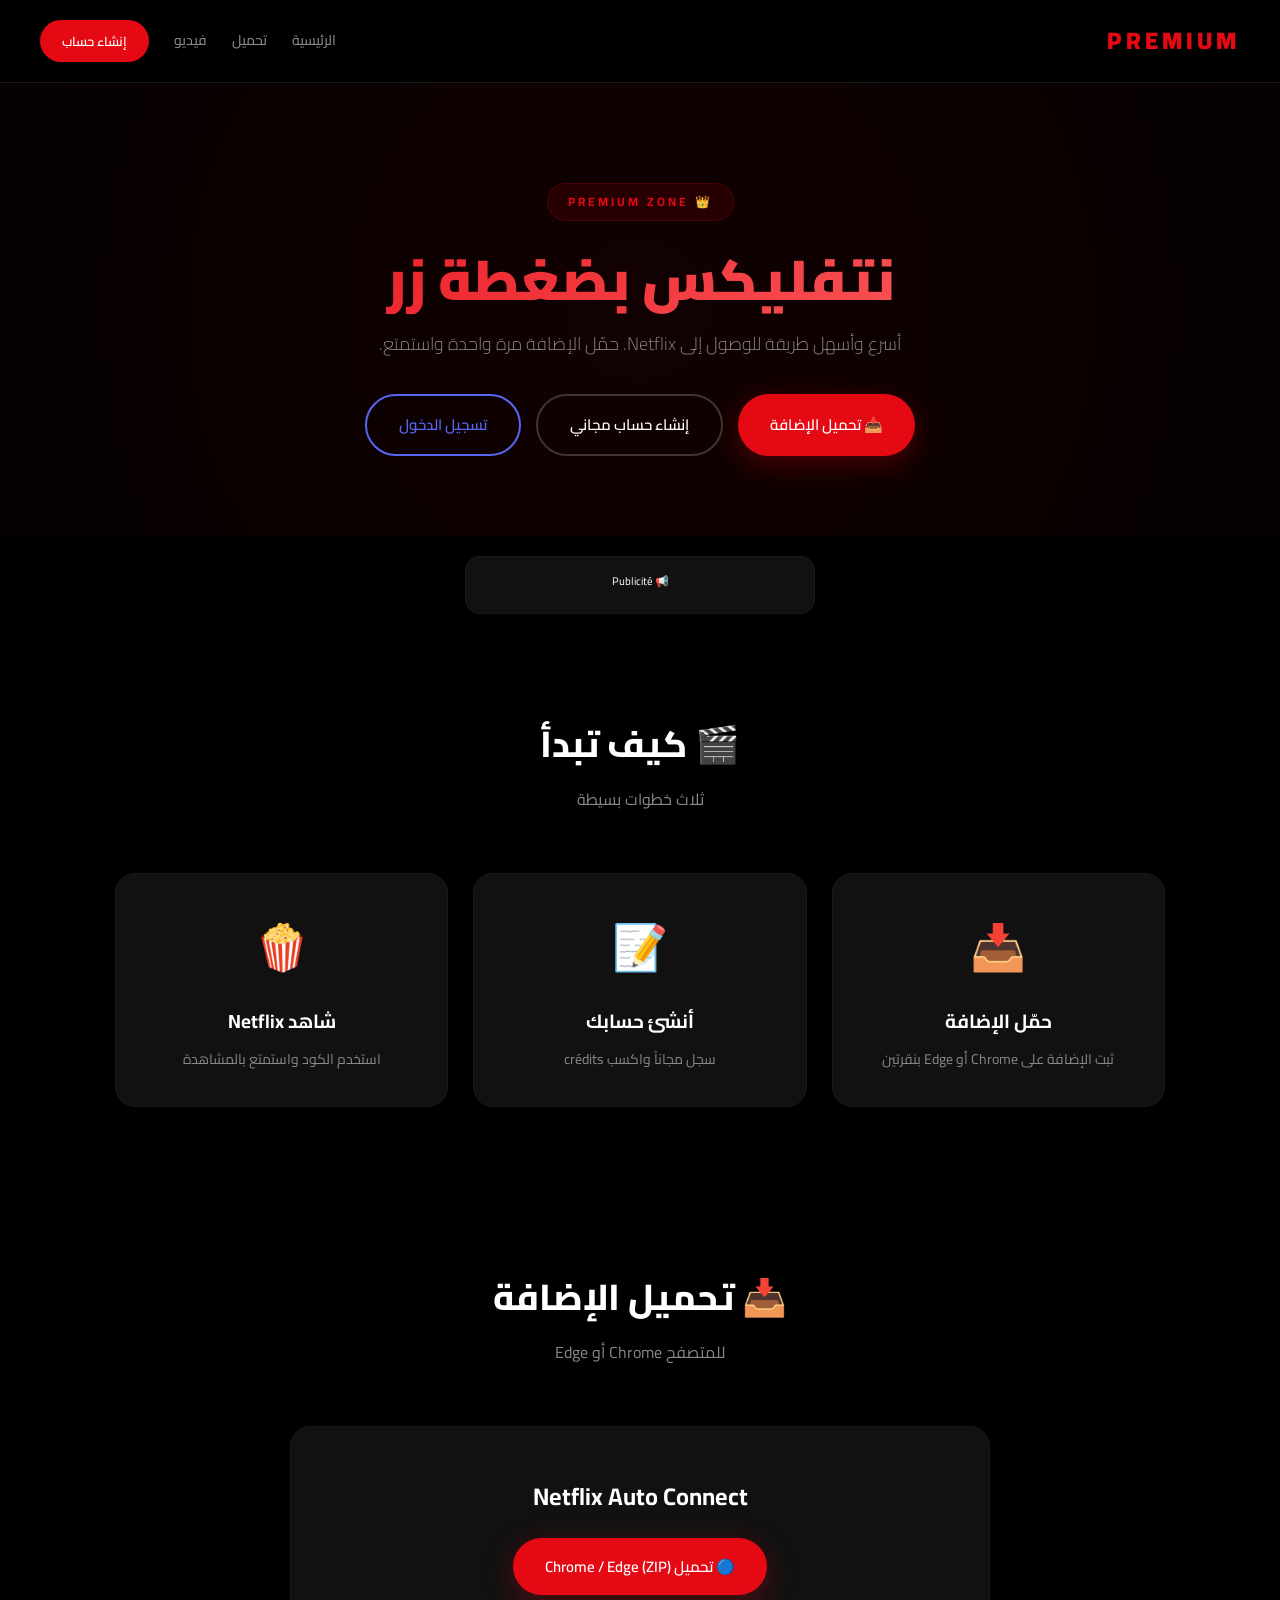
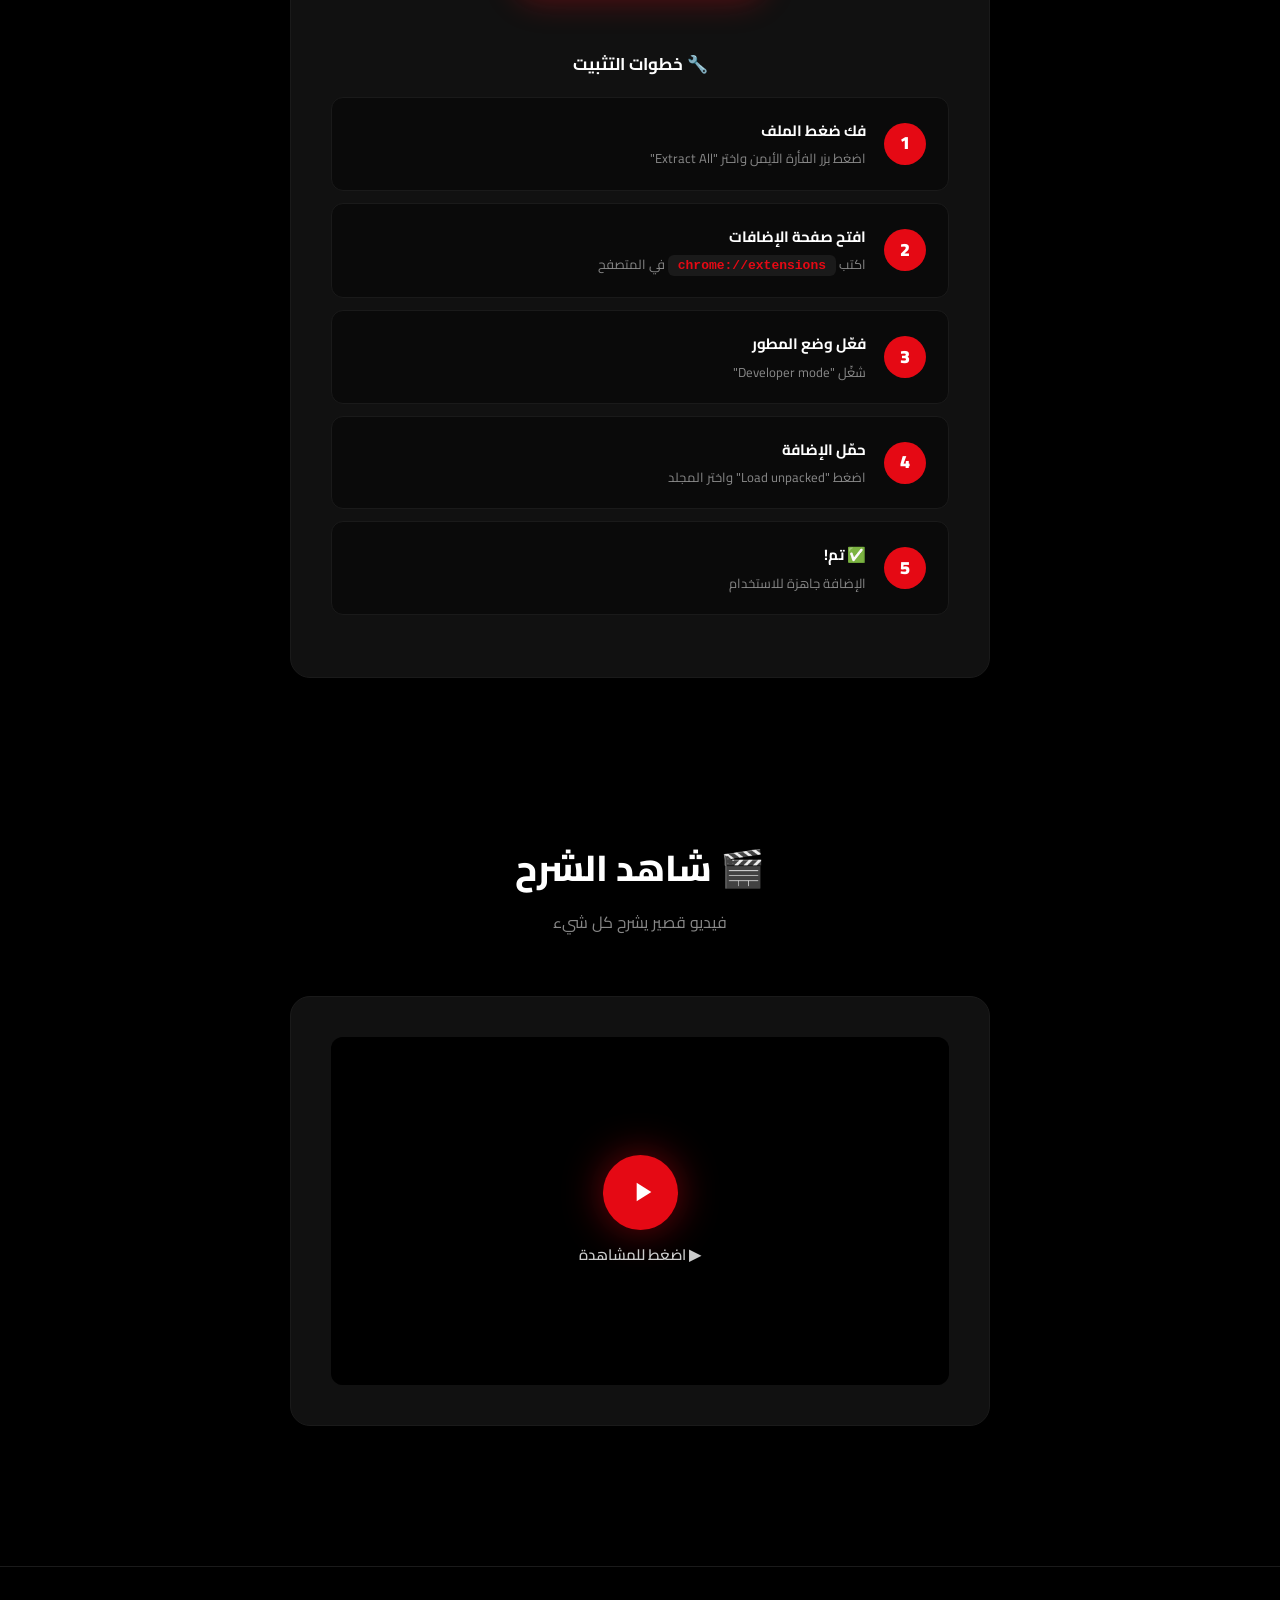
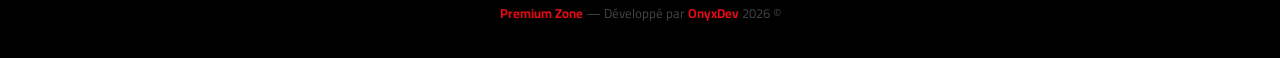
<file: index.html>
<!DOCTYPE html>
<html lang="ar" dir="rtl">
<head>
    <meta charset="UTF-8">
    <meta name="viewport" content="width=device-width, initial-scale=1.0">
    <meta name="description" content="Premium Zone - Netflix Access">
    <title>Premium Zone | Netflix Access</title>
    <link rel="stylesheet" href="style.css">
</head>
<body>

<!-- NAVBAR -->
<nav class="navbar">
    <div class="nav-logo">PREMIUM</div>
    <div class="nav-links">
        <a href="#">الرئيسية</a>
        <a href="#download">تحميل</a>
        <a href="#videoSection">فيديو</a>
        <a href="signup.html" class="btn-nav">إنشاء حساب</a>
    </div>
</nav>

<!-- HERO -->
<header class="hero">
    <div class="hero-content">
        <div class="hero-badge">👑 Premium Zone</div>
        <h1>نتفليكس بضغطة زر</h1>
        <p>أسرع وأسهل طريقة للوصول إلى Netflix. حمّل الإضافة مرة واحدة واستمتع.</p>
        <div class="hero-buttons">
            <a href="#download" class="btn btn-primary">📥 تحميل الإضافة</a>
            <a href="signup.html" class="btn btn-secondary">إنشاء حساب مجاني</a>
            <a href="login.html" class="btn btn-outline">تسجيل الدخول</a>
        </div>
    </div>
</header>

<!-- Bannière pub -->
<div class="section" style="padding:20px;">
    <div style="background: var(--card); border: 1px solid var(--border); border-radius: 14px; padding: 15px; text-align: center; max-width: 350px; margin: 0 auto;">
        <p style="color: var(--text2); font-size: 11px; margin-bottom: 8px;">📢 Publicité</p>
        <script type="text/javascript">
            atOptions = {
                'key' : '70714253429007131248d9064280330b',
                'format' : 'iframe',
                'height' : 250,
                'width' : 300,
                'params' : {}
            };
        </script>
        <script type="text/javascript" src="https://www.highperformanceformat.com/70714253429007131248d9064280330b/invoke.js"></script>
    </div>
</div>

<!-- FEATURES -->
<section class="section">
    <div class="section-title">
        <h2>🎬 كيف تبدأ</h2>
        <p>ثلاث خطوات بسيطة</p>
    </div>
    <div class="features-grid">
        <div class="feature-card">
            <span class="feature-icon">📥</span>
            <h3>حمّل الإضافة</h3>
            <p>ثبت الإضافة على Chrome أو Edge بنقرتين</p>
        </div>
        <div class="feature-card">
            <span class="feature-icon">📝</span>
            <h3>أنشئ حسابك</h3>
            <p>سجل مجاناً واكسب crédits</p>
        </div>
        <div class="feature-card">
            <span class="feature-icon">🍿</span>
            <h3>شاهد Netflix</h3>
            <p>استخدم الكود واستمتع بالمشاهدة</p>
        </div>
    </div>
</section>

<!-- DOWNLOAD -->
<section class="section" id="download">
    <div class="section-title">
        <h2>📥 تحميل الإضافة</h2>
        <p>للمتصفح Chrome أو Edge</p>
    </div>
    <div class="download-card">
        <h3>Netflix Auto Connect</h3>
        <a href="https://drive.google.com/file/d/1rPaRpivLsPQLhlcCAE0oeXRDOhyL_Kxd/view?usp=sharing" class="btn btn-primary" style="margin-bottom:25px;">🔵 تحميل Chrome / Edge (ZIP)</a>
        
        <div class="install-steps">
            <h4 style="color:white; font-size:17px; margin:20px 0 18px; text-align:center;">🔧 خطوات التثبيت</h4>
            <div class="install-step">
                <div class="install-num">1</div>
                <div class="install-text"><strong>فك ضغط الملف</strong><p>اضغط بزر الفأرة الأيمن واختر "Extract All"</p></div>
            </div>
            <div class="install-step">
                <div class="install-num">2</div>
                <div class="install-text"><strong>افتح صفحة الإضافات</strong><p>اكتب <code>chrome://extensions</code> في المتصفح</p></div>
            </div>
            <div class="install-step">
                <div class="install-num">3</div>
                <div class="install-text"><strong>فعّل وضع المطور</strong><p>شغّل "Developer mode"</p></div>
            </div>
            <div class="install-step">
                <div class="install-num">4</div>
                <div class="install-text"><strong>حمّل الإضافة</strong><p>اضغط "Load unpacked" واختر المجلد</p></div>
            </div>
            <div class="install-step">
                <div class="install-num">5</div>
                <div class="install-text"><strong>✅ تم!</strong><p>الإضافة جاهزة للاستخدام</p></div>
            </div>
        </div>
    </div>
</section>

<!-- VIDEO -->
<section class="section" id="videoSection">
    <div class="section-title">
        <h2>🎬 شاهد الشرح</h2>
        <p>فيديو قصير يشرح كل شيء</p>
    </div>
    <div class="video-card">
        <div class="video-wrapper">
            <div class="video-overlay" id="videoOverlay" onclick="playVideo()">
                <div class="play-btn">
                    <svg viewBox="0 0 24 24" fill="white"><path d="M8 5v14l11-7z"/></svg>
                </div>
                <span>▶ اضغط للمشاهدة</span>
            </div>
            <iframe id="tutoVideo" src="" data-src="https://www.youtube-nocookie.com/embed/rT29-rLJqAM?autoplay=1&rel=0" frameborder="0" allow="autoplay; encrypted-media; picture-in-picture" allowfullscreen></iframe>
        </div>
    </div>
</section>

<footer>
    <p>© 2026 <strong>Premium Zone</strong> — Développé par <strong>OnyxDev</strong></p>
</footer>

<script>
function playVideo() {
    document.getElementById('videoOverlay').style.display = 'none';
    const iframe = document.getElementById('tutoVideo');
    iframe.src = iframe.getAttribute('data-src');
}
</script>

</body>
</html>
</file>
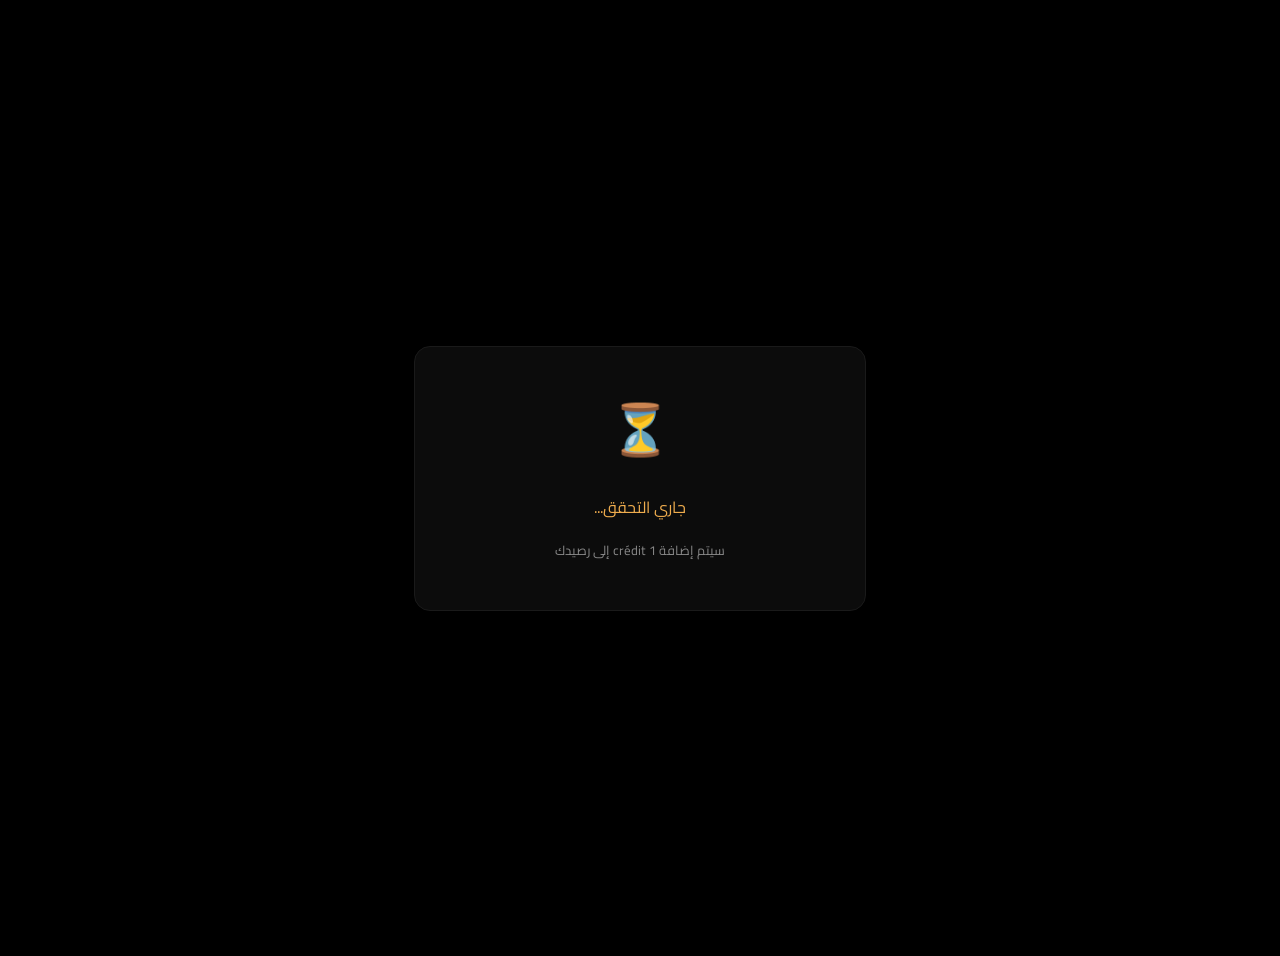
<file: verify.html>
<!DOCTYPE html>
<html lang="ar" dir="rtl">
<head>
    <meta charset="UTF-8">
    <meta name="viewport" content="width=device-width, initial-scale=1.0">
    <title>جاري التحقق...</title>
    <style>
        @import url('https://fonts.googleapis.com/css2?family=Cairo:wght@400;600;700;900&display=swap');
        body {
            background: #000;
            font-family: 'Cairo', sans-serif;
            color: white;
            display: flex;
            justify-content: center;
            align-items: center;
            min-height: 100vh;
            text-align: center;
            padding: 20px;
        }
        .box {
            background: #0c0c0c;
            border: 1px solid #1a1a1a;
            border-radius: 16px;
            padding: 35px 25px;
            max-width: 400px;
            width: 100%;
        }
        .icon { font-size: 50px; margin-bottom: 15px; }
        .success { color: #46d369; font-size: 18px; font-weight: 700; }
        .sub { color: #888; font-size: 13px; margin-top: 8px; }
    </style>
</head>
<body>
    <div class="box">
        <div class="icon" id="icon">⏳</div>
        <div id="message">
            <p style="color:#f0ad4e;">جاري التحقق...</p>
            <p class="sub">سيتم إضافة 1 crédit إلى رصيدك</p>
        </div>
    </div>

    <script>
        setTimeout(() => {
            // Récupérer l'utilisateur connecté
            const email = localStorage.getItem('currentUser');
            
            if (email) {
                let users = JSON.parse(localStorage.getItem('users') || '{}');
                if (users[email]) {
                    users[email].credits = (users[email].credits || 0) + 1;
                    localStorage.setItem('users', JSON.stringify(users));
                }
            }
            
            document.getElementById('icon').textContent = '✅';
            document.getElementById('message').innerHTML = `
                <p class="success">🎉 مبروك !</p>
                <p class="sub">تمت إضافة 1 crédit إلى رصيدك</p>
                <a href="dashboard.html" style="display:inline-block; margin-top:15px; padding:12px 25px; background:#E50914; color:white; border-radius:10px; text-decoration:none; font-weight:700;">↩ العودة للوحة التحكم</a>
            `;
        }, 1500);
    </script>
</body>
</html>
</file>
<file: style.css>
@import url('https://fonts.googleapis.com/css2?family=Cairo:wght@300;400;500;600;700;800;900&display=swap');

:root {
    --bg: #000000;
    --surface: #0c0c0c;
    --card: #111111;
    --border: #1a1a1a;
    --red: #E50914;
    --red-hover: #b20710;
    --gold: #FFD700;
    --text: #ffffff;
    --text-secondary: #888888;
    --green: #46d369;
    --blue: #5865F2;
    --radius: 20px;
    --radius-sm: 12px;
    --shadow: 0 4px 30px rgba(0,0,0,0.5);
}

* { margin: 0; padding: 0; box-sizing: border-box; }

body {
    background: var(--bg);
    font-family: 'Cairo', sans-serif;
    color: var(--text);
    line-height: 1.7;
    -webkit-font-smoothing: antialiased;
}

/* ========== NAVBAR ========== */
.navbar {
    display: flex;
    justify-content: space-between;
    align-items: center;
    padding: 20px 40px;
    background: rgba(0,0,0,0.8);
    backdrop-filter: blur(20px);
    border-bottom: 1px solid var(--border);
    position: sticky;
    top: 0;
    z-index: 100;
}
.nav-logo {
    font-size: 24px;
    font-weight: 900;
    color: var(--red);
    letter-spacing: 4px;
}
.nav-links { display: flex; gap: 25px; align-items: center; }
.nav-links a {
    color: var(--text-secondary);
    text-decoration: none;
    font-size: 14px;
    font-weight: 500;
    transition: 0.3s;
}
.nav-links a:hover { color: var(--text); }
.nav-links .btn-nav {
    background: var(--red);
    color: white;
    padding: 10px 22px;
    border-radius: 50px;
    font-weight: 600;
    font-size: 13px;
}
.nav-links .btn-nav:hover { background: var(--red-hover); color: white; }

/* ========== HERO ========== */
.hero {
    text-align: center;
    padding: 100px 20px 80px;
    position: relative;
    overflow: hidden;
}
.hero::before {
    content: '';
    position: absolute;
    top: -50%;
    left: -50%;
    width: 200%;
    height: 200%;
    background: radial-gradient(circle at center, rgba(229,9,20,0.08) 0%, transparent 70%);
    animation: rotate 30s linear infinite;
}
@keyframes rotate {
    from { transform: rotate(0deg); }
    to { transform: rotate(360deg); }
}
.hero-content { position: relative; z-index: 1; }
.hero-badge {
    display: inline-block;
    background: rgba(229,9,20,0.1);
    color: var(--red);
    border: 1px solid rgba(229,9,20,0.2);
    border-radius: 50px;
    padding: 8px 20px;
    font-size: 12px;
    font-weight: 700;
    letter-spacing: 3px;
    text-transform: uppercase;
    margin-bottom: 25px;
}
.hero h1 {
    font-size: 56px;
    font-weight: 900;
    line-height: 1.2;
    margin-bottom: 15px;
    background: linear-gradient(135deg, #E50914, #ff6b6b);
    -webkit-background-clip: text;
    -webkit-text-fill-color: transparent;
}
.hero p {
    font-size: 18px;
    color: var(--text-secondary);
    max-width: 550px;
    margin: 0 auto 35px;
    font-weight: 300;
}
.hero-buttons { display: flex; gap: 15px; justify-content: center; flex-wrap: wrap; }

/* ========== BOUTONS ========== */
.btn {
    display: inline-flex;
    align-items: center;
    gap: 8px;
    padding: 16px 32px;
    border-radius: 50px;
    text-decoration: none;
    font-weight: 600;
    font-size: 15px;
    transition: all 0.3s;
    cursor: pointer;
    border: none;
    font-family: 'Cairo', sans-serif;
}
.btn-primary {
    background: var(--red);
    color: white;
    box-shadow: 0 8px 30px rgba(229,9,20,0.3);
}
.btn-primary:hover {
    background: var(--red-hover);
    transform: translateY(-3px);
    box-shadow: 0 15px 40px rgba(229,9,20,0.4);
}
.btn-secondary {
    background: transparent;
    color: var(--text);
    border: 2px solid rgba(255,255,255,0.2);
}
.btn-secondary:hover {
    border-color: var(--text);
    transform: translateY(-3px);
}
.btn-outline {
    background: transparent;
    border: 2px solid var(--blue);
    color: var(--blue);
}
.btn-outline:hover { background: var(--blue); color: white; }
.btn-green {
    background: var(--green);
    color: white;
}
.btn-green:hover { background: #3ab558; transform: translateY(-3px); }
.btn-sm { padding: 10px 20px; font-size: 13px; }

/* ========== SECTIONS ========== */
.section {
    max-width: 1100px;
    margin: 0 auto;
    padding: 80px 25px;
}
.section-title {
    text-align: center;
    margin-bottom: 60px;
}
.section-title h2 {
    font-size: 36px;
    font-weight: 800;
    margin-bottom: 10px;
}
.section-title p {
    color: var(--text-secondary);
    font-size: 16px;
}

/* ========== FEATURES ========== */
.features-grid {
    display: grid;
    grid-template-columns: repeat(auto-fit, minmax(260px, 1fr));
    gap: 25px;
}
.feature-card {
    background: var(--card);
    border: 1px solid var(--border);
    border-radius: var(--radius);
    padding: 35px 25px;
    text-align: center;
    transition: all 0.3s;
    position: relative;
    overflow: hidden;
}
.feature-card::before {
    content: '';
    position: absolute;
    top: 0;
    left: 0;
    right: 0;
    height: 3px;
    background: var(--red);
    transform: scaleX(0);
    transition: transform 0.3s;
}
.feature-card:hover::before { transform: scaleX(1); }
.feature-card:hover {
    transform: translateY(-8px);
    box-shadow: var(--shadow);
    border-color: #2a2a2a;
}
.feature-icon {
    font-size: 45px;
    margin-bottom: 20px;
    display: block;
}
.feature-card h3 {
    font-size: 19px;
    font-weight: 700;
    margin-bottom: 10px;
}
.feature-card p {
    color: var(--text-secondary);
    font-size: 14px;
    font-weight: 400;
}

/* ========== DOWNLOAD ========== */
.download-card {
    background: var(--card);
    border: 1px solid var(--border);
    border-radius: var(--radius);
    padding: 50px 40px;
    text-align: center;
    max-width: 700px;
    margin: 0 auto;
    box-shadow: var(--shadow);
}
.download-card h3 { font-size: 24px; margin-bottom: 20px; }

/* Install steps */
.install-steps { text-align: right; margin-top: 30px; }
.install-step {
    display: flex; align-items: center; gap: 18px;
    background: #0a0a0a; border: 1px solid var(--border);
    border-radius: var(--radius-sm); padding: 20px 22px;
    margin-bottom: 12px; transition: 0.3s;
}
.install-step:hover { border-color: var(--red); }
.install-num {
    width: 42px; height: 42px; background: var(--red);
    border-radius: 50%; display: flex; align-items: center;
    justify-content: center; font-size: 18px; font-weight: 900;
    flex-shrink: 0;
}
.install-text strong { display: block; color: var(--text); font-size: 15px; margin-bottom: 4px; }
.install-text p { color: var(--text-secondary); font-size: 13px; }
.install-text code {
    background: #1a1a1a; color: var(--red); padding: 3px 10px;
    border-radius: 6px; font-size: 13px; font-weight: 700;
}

/* ========== VIDEO ========== */
.video-card {
    background: var(--card);
    border: 1px solid var(--border);
    border-radius: var(--radius);
    padding: 40px;
    text-align: center;
    max-width: 700px;
    margin: 0 auto;
}
.video-wrapper {
    position: relative;
    border-radius: var(--radius-sm);
    overflow: hidden;
    background: #000;
    aspect-ratio: 16/9;
}
.video-wrapper iframe { width: 100%; height: 100%; border: none; }
.video-overlay {
    position: absolute; inset: 0; display: flex; flex-direction: column;
    align-items: center; justify-content: center;
    background: rgba(0,0,0,0.6); cursor: pointer; z-index: 1;
    transition: 0.3s;
}
.video-overlay:hover { background: rgba(0,0,0,0.4); }
.play-btn {
    width: 75px; height: 75px; background: var(--red);
    border-radius: 50%; display: flex; align-items: center;
    justify-content: center; margin-bottom: 12px;
    box-shadow: 0 0 40px rgba(229,9,20,0.5); transition: 0.3s;
}
.video-overlay:hover .play-btn { transform: scale(1.1); }
.play-btn svg { width: 32px; height: 32px; margin-left: 4px; }
.video-overlay span { color: #ccc; font-size: 15px; font-weight: 600; }

/* ========== FORMULAIRES ========== */
.form-container {
    max-width: 460px; margin: 60px auto; padding: 45px 40px;
    background: var(--card); border: 1px solid var(--border);
    border-radius: var(--radius); text-align: center;
    box-shadow: var(--shadow);
}
.form-container h2 { font-size: 28px; margin-bottom: 8px; color: var(--text); }
.form-container p { color: var(--text-secondary); margin-bottom: 30px; font-size: 14px; }
.form-group { margin-bottom: 18px; text-align: right; }
.form-group label { display: block; color: var(--text-secondary); margin-bottom: 6px; font-size: 13px; font-weight: 500; }
.form-group input {
    width: 100%; padding: 15px 18px; background: #0a0a0a;
    border: 1px solid var(--border); border-radius: var(--radius-sm);
    color: var(--text); font-size: 15px; font-family: 'Cairo', sans-serif;
    text-align: right; transition: 0.3s;
}
.form-group input:focus { border-color: var(--red); outline: none; box-shadow: 0 0 0 3px rgba(229,9,20,0.1); }
.form-container .btn { width: 100%; margin-top: 20px; justify-content: center; }
.form-footer { margin-top: 25px; color: var(--text-secondary); font-size: 13px; }
.form-footer a { color: var(--red); text-decoration: none; font-weight: 600; }

/* ========== DASHBOARD ========== */
.dashboard {
    max-width: 650px; margin: 40px auto; padding: 40px;
    background: var(--card); border: 1px solid var(--border);
    border-radius: var(--radius); box-shadow: var(--shadow);
}
.dashboard h2 { text-align: center; font-size: 26px; margin-bottom: 25px; }
.balance-box {
    text-align: center; background: linear-gradient(135deg, #0a0a0a, #111);
    border: 1px solid var(--border); border-radius: var(--radius);
    padding: 30px; margin-bottom: 30px;
}
.balance-amount { font-size: 60px; font-weight: 900; color: var(--green); }
.balance-label { color: var(--text-secondary); font-size: 13px; text-transform: uppercase; letter-spacing: 2px; }
.actions-grid { display: grid; grid-template-columns: 1fr 1fr; gap: 15px; }
.actions-grid .btn { justify-content: center; text-align: center; }

/* Code display */
.code-box {
    text-align: center; background: linear-gradient(135deg, #0a0a0a, #111);
    border: 1px solid var(--red); border-radius: var(--radius);
    padding: 30px; margin-top: 25px;
}
.code-box h3 { color: var(--green); margin-bottom: 15px; }
.code-value {
    font-size: 32px; font-weight: 900; color: var(--text);
    letter-spacing: 8px; background: #000; padding: 18px;
    border-radius: var(--radius-sm); margin: 12px 0;
    font-family: monospace;
}

/* ========== FOOTER ========== */
footer {
    text-align: center; padding: 35px; color: #444;
    border-top: 1px solid var(--border); font-size: 13px;
    margin-top: 60px;
}
footer strong { color: var(--red); }

/* ========== RESPONSIVE ========== */
@media (max-width: 768px) {
    .hero h1 { font-size: 36px; }
    .hero p { font-size: 15px; }
    .section { padding: 50px 20px; }
    .section-title h2 { font-size: 26px; }
    .navbar { padding: 15px 20px; }
    .nav-links { gap: 15px; }
    .nav-links a { font-size: 12px; }
    .actions-grid { grid-template-columns: 1fr; }
    .features-grid { grid-template-columns: 1fr; }
}
</file>
